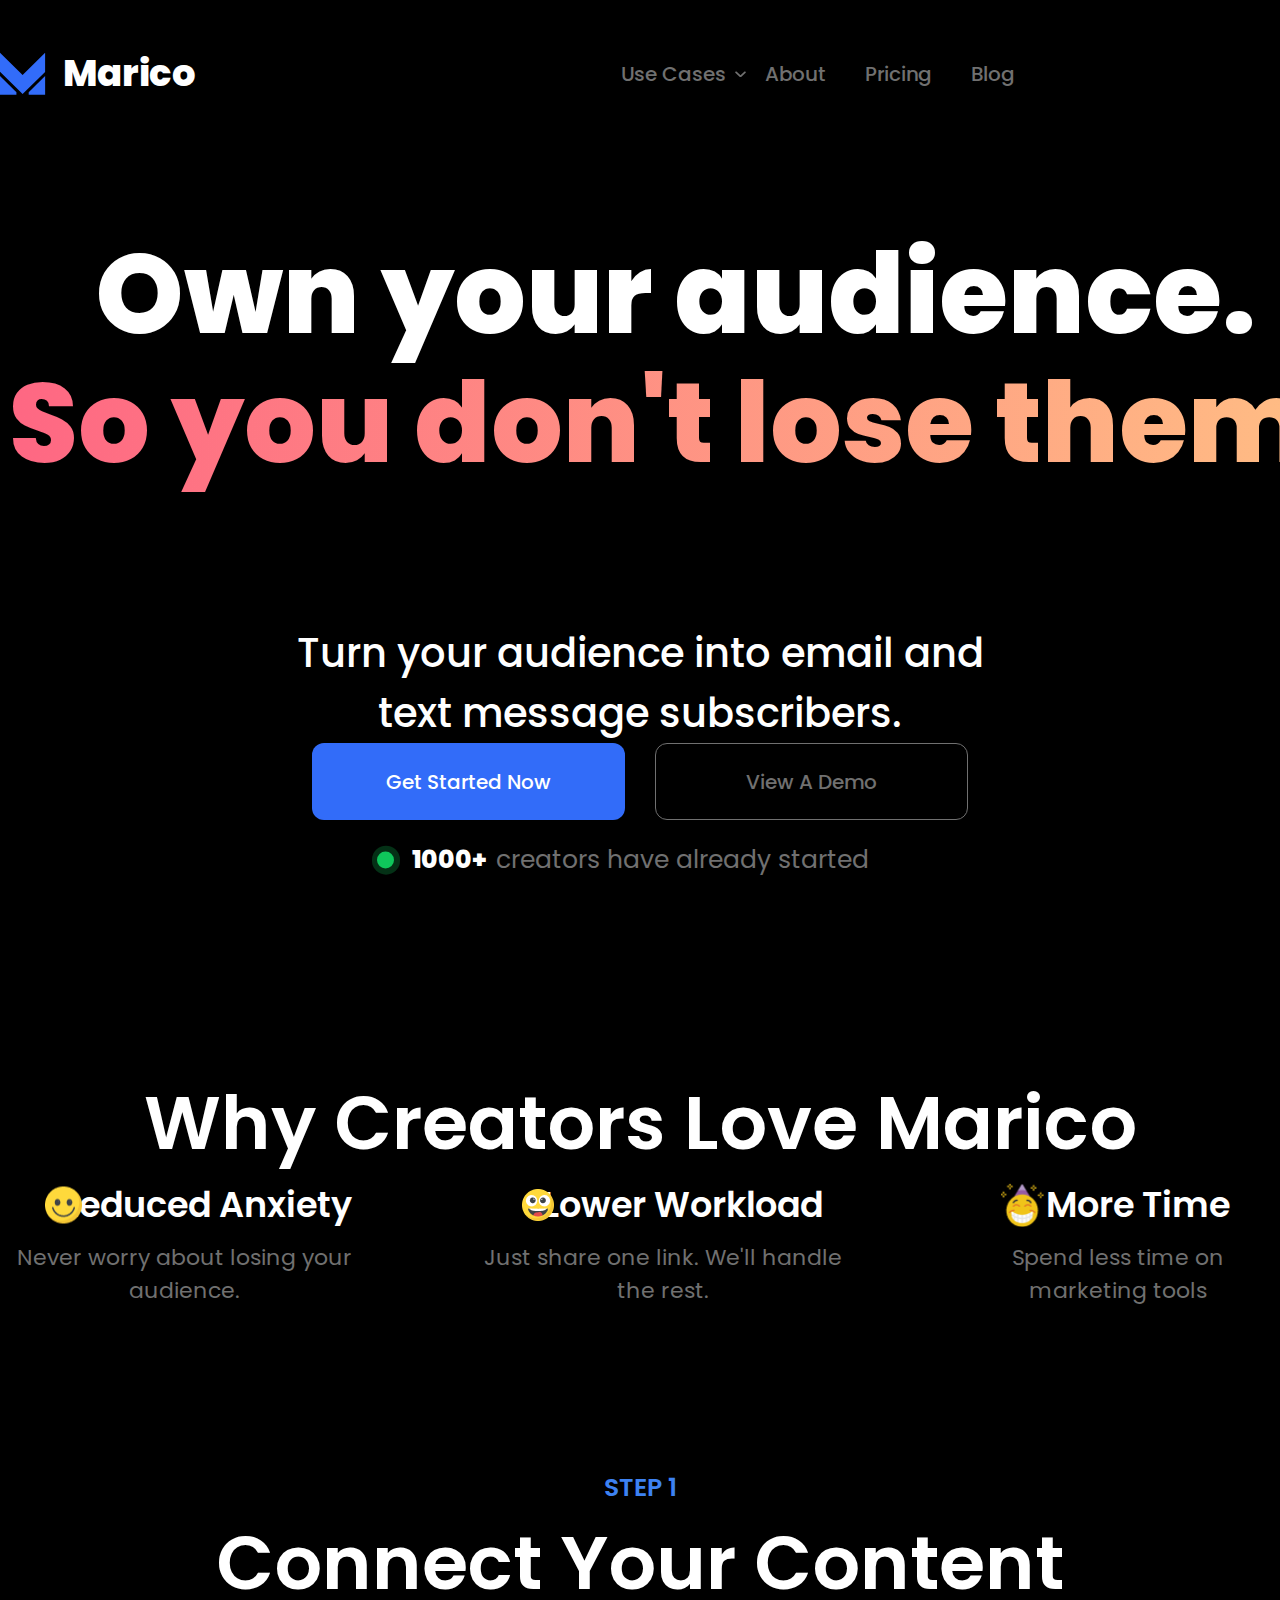
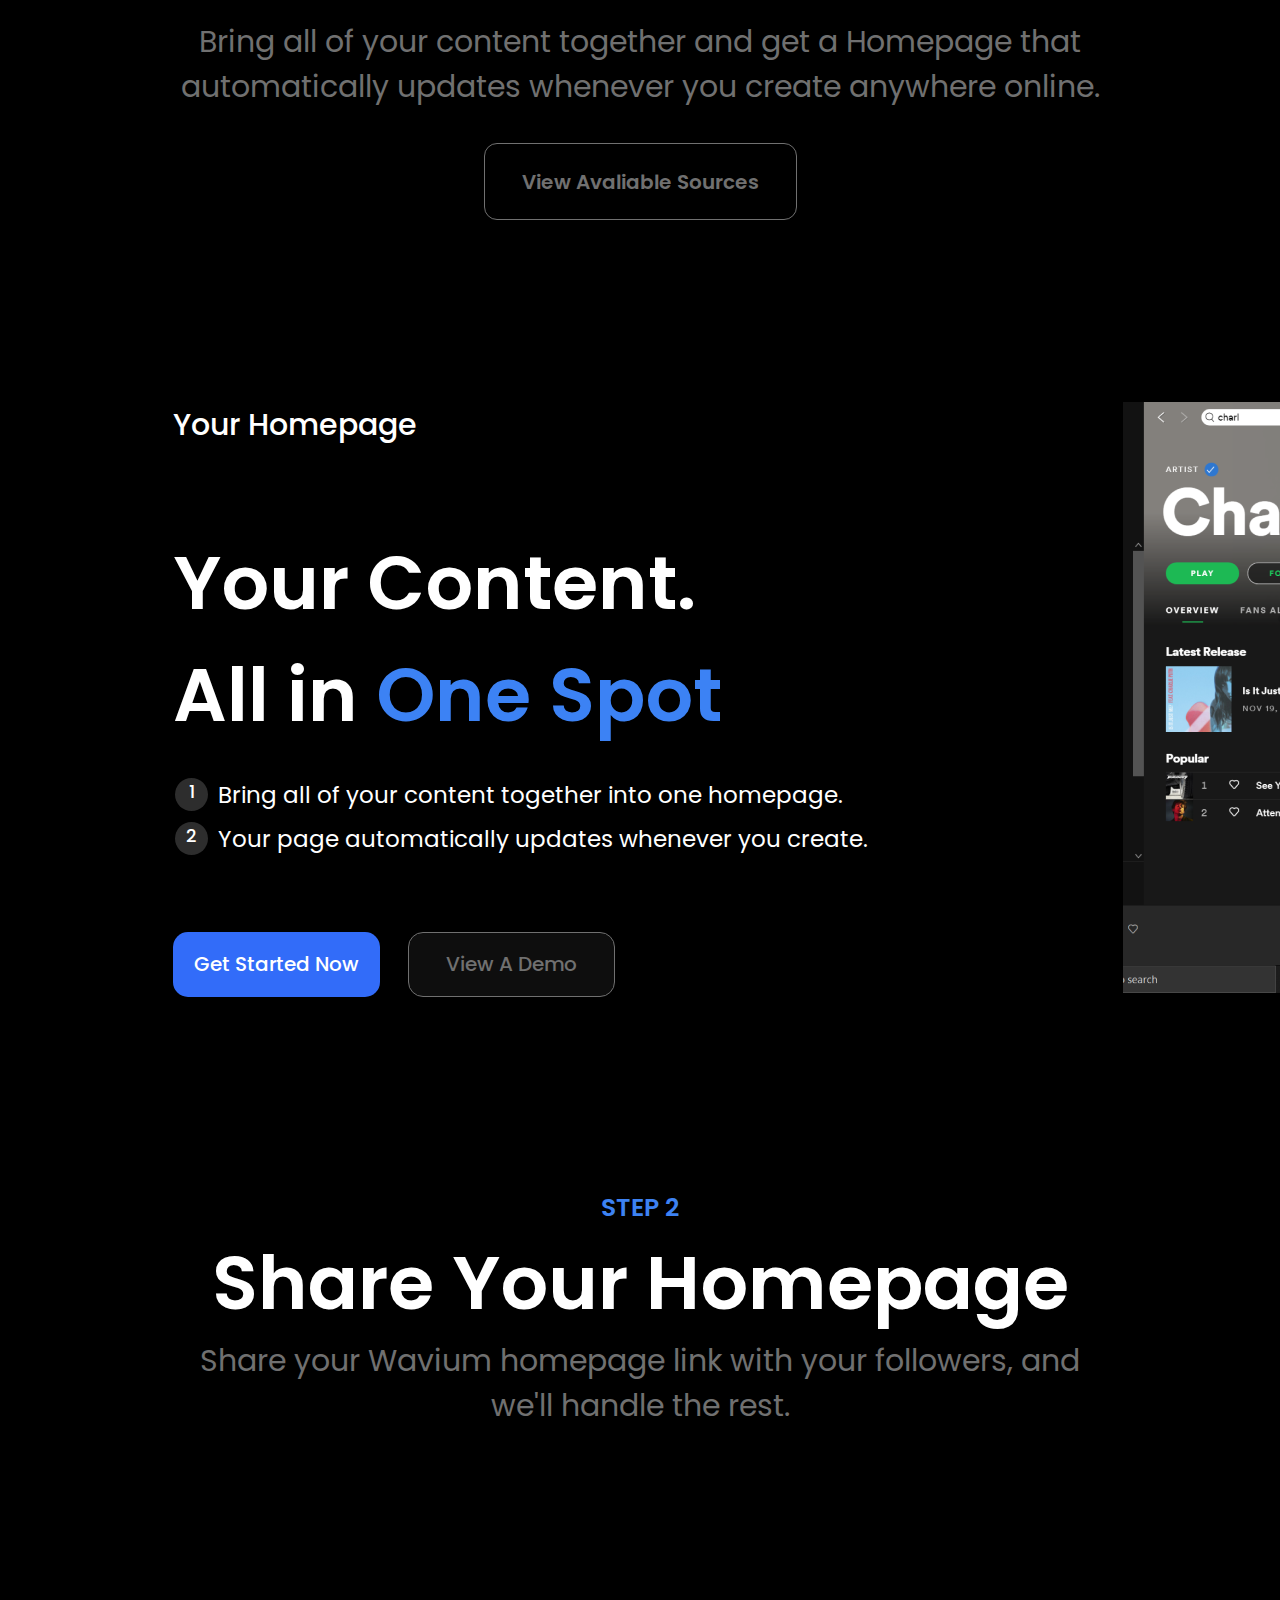
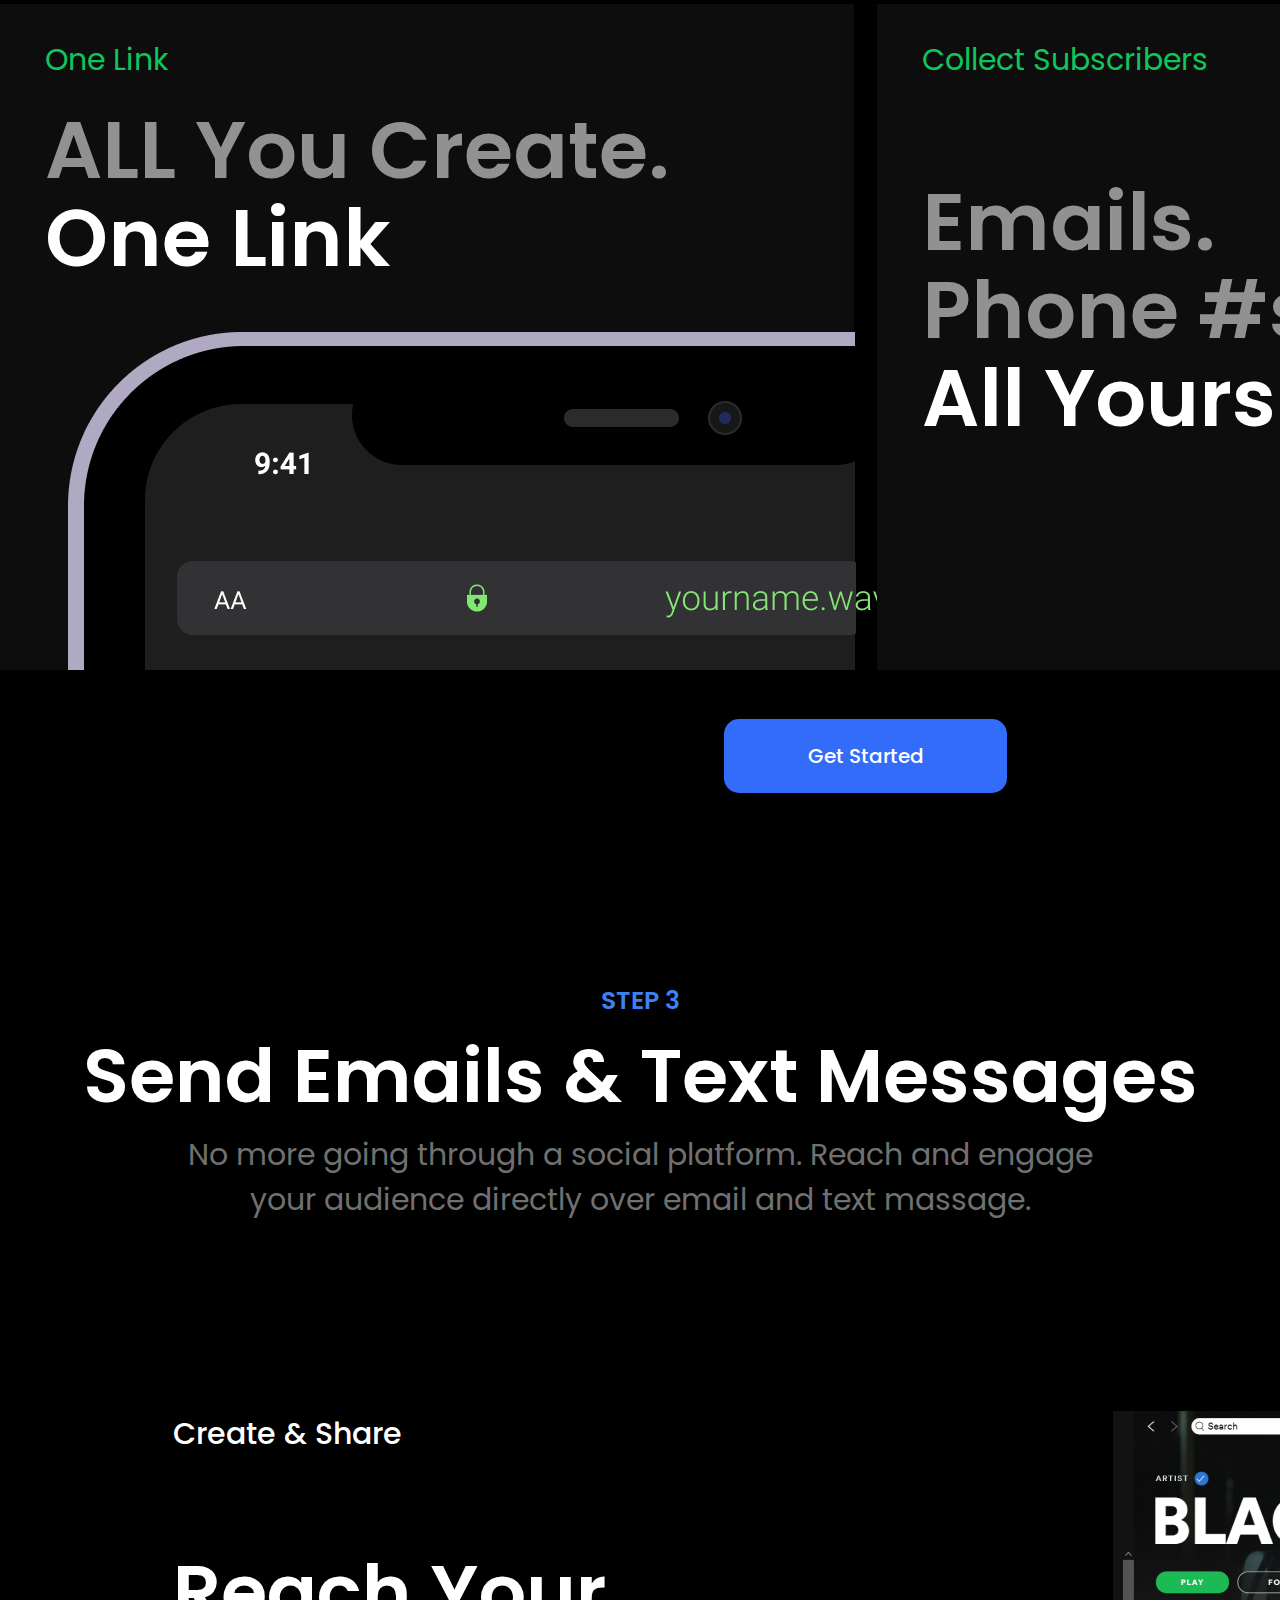
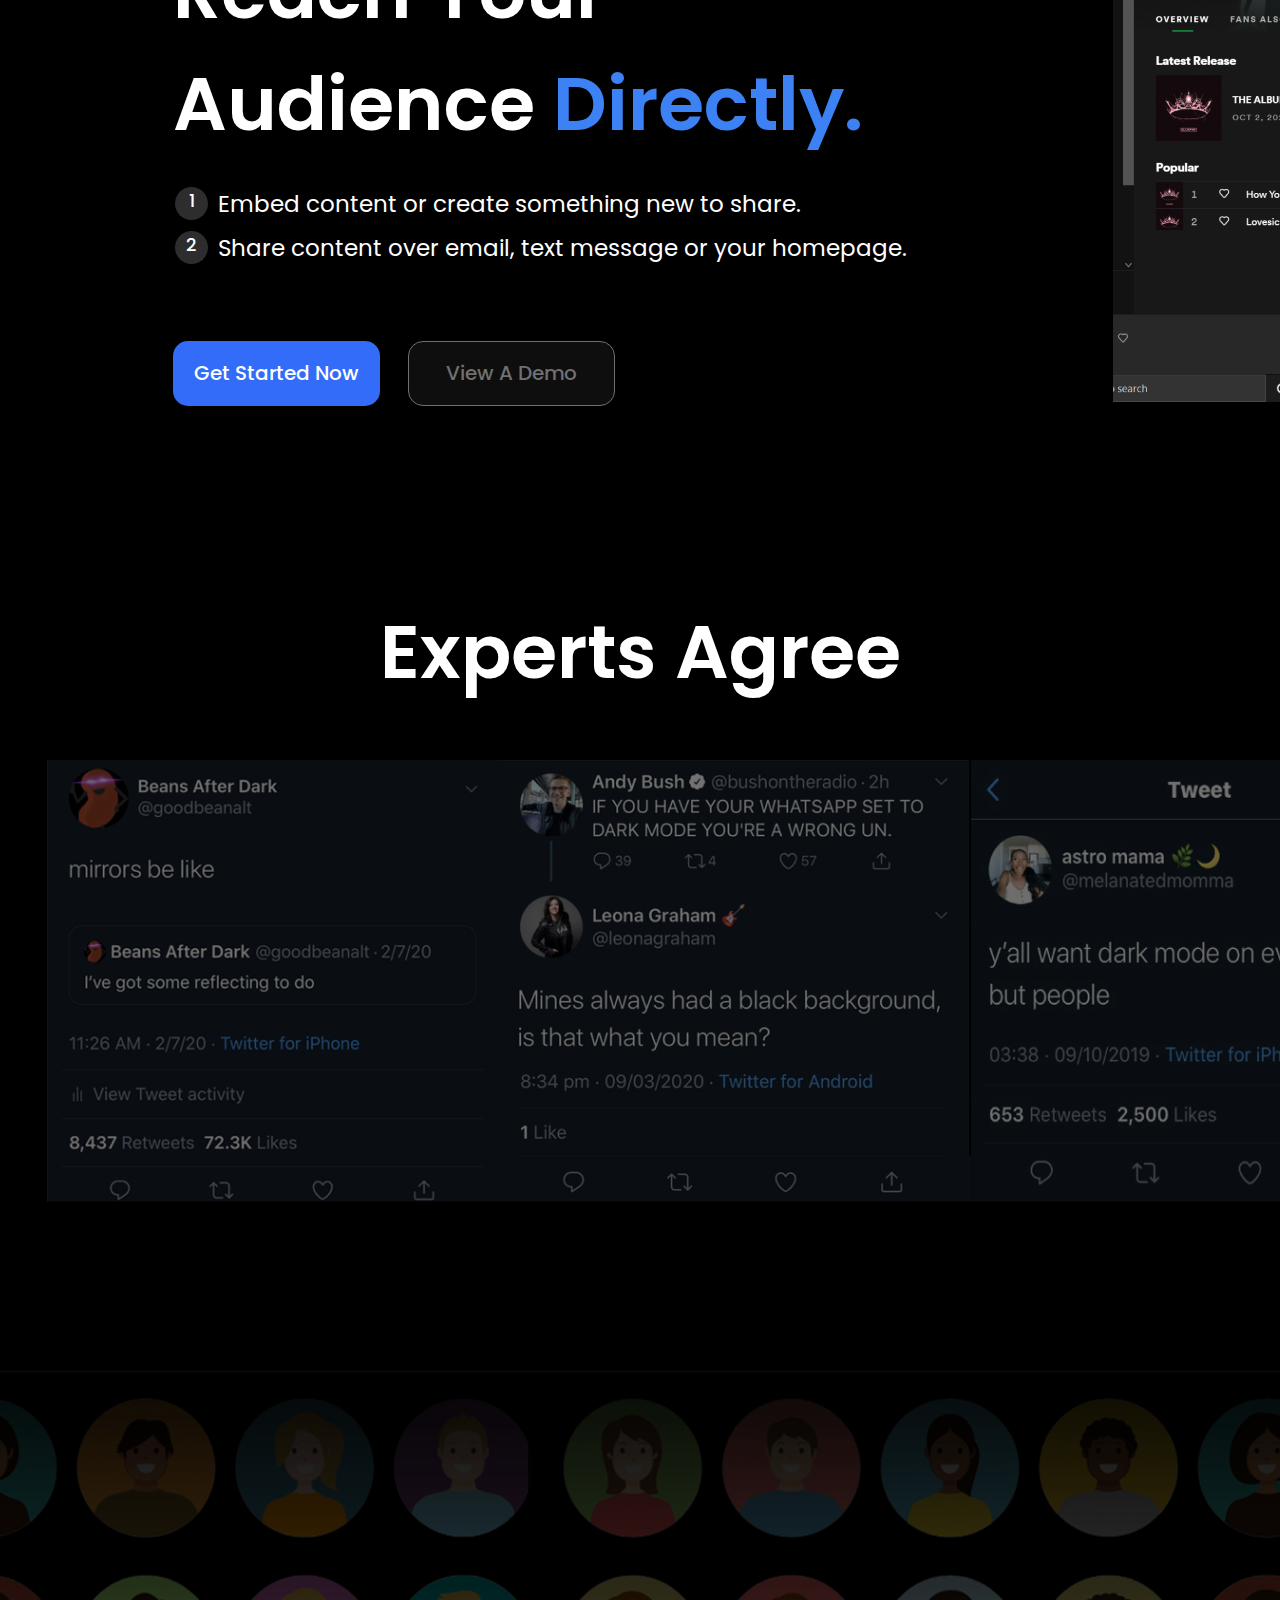
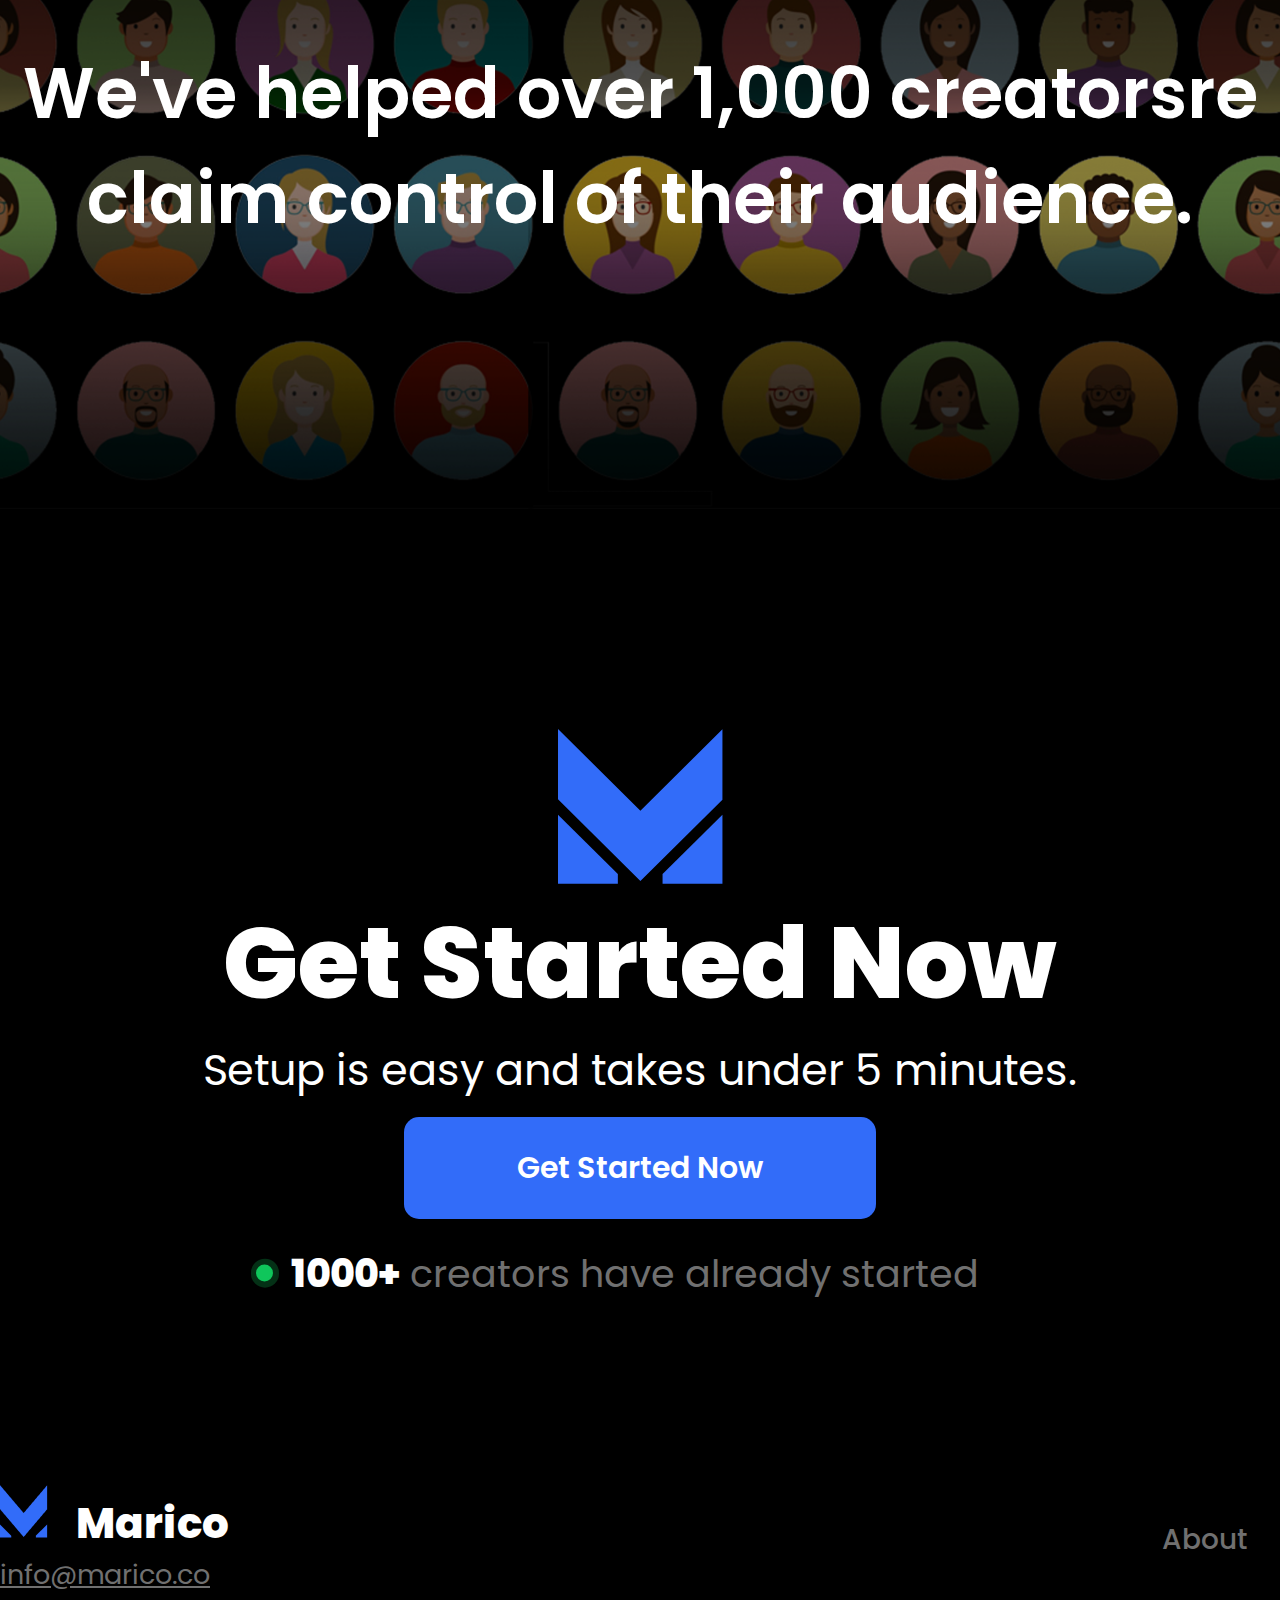
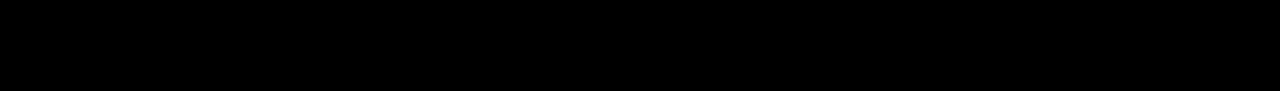
<file: index.html>
<!DOCTYPE html>
<html lang="en">
<head>
    <meta charset="UTF-8">
    <meta name="viewport" content="width=device-width, initial-scale=1.0">
    <title>Marico +</title>
    <link rel="stylesheet" href="style.css">
    <link rel="stylesheet" href="media.css">
</head>
<body>
    <header>
        <div class="header__container">
            <div class="header__main">
                <div class="header__left">
                    <img src="assets/images/logo.svg" alt="">
                    <h2>Marico</h2>
                </div>
                <div class="header__center">
                    <ul>
                        <li>
                            <ul>
                                <li>Use Cases</li>
                            </ul>
                        </li>
                        <li class="abou__us"><a href="About us/aboutUs.html">About</a></li>
                        <li>Pricing</li>
                        <li>Blog</li>
                    </ul>
                </div>
                <div class="header__right">
                    <button>Login</button>
                    <button>Sign Up</button>
                </div>
            </div>
            <div onclick="onPress()" class="header__burger">
            </div>
        </div>
        <div class="burger__menu">
            <ul>
                <li>
                    <ul>
                        <li class="use__cases">Use Cases</li>
                    </ul>
                </li>
                <li class="this__page">Homepage</li>
                <li class="about__us"><a href="About us/aboutUs.html">About</a></li>
                <li>Pricing</li>
                <li>Blog</li>
            </ul>
        </div>
    </header>
    <main>
        <section class="main__heading">
            <div class="main__heading__container">
                <div class="main__heading__main">
                    <h1>Own your audience. <br>
                        <span>So you don't lose them.</span>
                    </h1>
                </div>
            </div>
        </section>
        <section class="button">
            <div class="button__container">
                <div class="button__main">
                    <h3>Turn your audience into email and <br>
                        text message subscribers.</h3>
                    <button class="button_one">Get Started Now</button>
                    <button class="button_two">View A Demo</button>
                    <p><span>1000+</span>creators have already started</p>
                </div>
            </div>
        </section>
        <section class="creators__love">
            <div class="creators__love__container">
                <div class="creators__love__main">
                    <h2>Why Creators Love Marico</h2>
                    <div class="creators__love__bottom">
                        <div class="creators__love__card">
                            <h3>Reduced Anxiety</h3>
                            <p>Never worry about losing your audience.</p>
                        </div>
                        <div class="creators__love__card">
                            <h3>Lower Workload</h3>
                            <p>Just share one link. We'll handle the rest.</p>
                        </div>
                        <div class="creators__love__card">
                            <h3>More Time</h3>
                            <p>Spend less time on marketing tools</p>
                        </div>
                    </div>
                </div>
            </div>
        </section>
        <section class="step__1">
            <div class="step__1__container">
                <div class="step__1__main">
                    <span>STEP 1</span>
                    <h2>Connect Your Content</h2>
                    <p>Bring all of your content together and get a Homepage that <br>
                        automatically updates whenever you create anywhere online.</p>
                    <button>View Avaliable Sources</button>
                </div>
            </div>
        </section>
        <section class="your__homepage">
            <div class="your__homepage__container">
                <div class="your__homepage__main">
                    <div class="your__homepage__left">
                        <span>Your Homepage</span>
                        <h2>Your Content. <br>All in <span>One Spot</span></h2>
                        <ul>
                            <li>Bring all of your content together into one homepage.</li>
                            <li>Your page automatically updates whenever you create.</li>
                        </ul>
                        <button>Get Started Now</button>
                        <button>View A Demo</button>
                    </div>
                    <div class="your__homepage__right">
                    </div>
                </div>
            </div>
        </section>
        <section class="step__2">
            <div class="step__2__container">
                <div class="step__2__main">
                    <span>STEP 2</span>
                    <h2>Share Your Homepage</h2>
                    <p>Share your Wavium homepage link with your followers, and <br>
                        we'll handle the rest.</p>
                </div>
            </div>
        </section>
        <section class="one__link__collects">
            <div class="one__link__collects__container">
                <div class="one__link__collects__main">
                   <div class="collects__all__card">
                        <div class="collects__card">
                            <span>One Link</span>
                            <h2><span>ALL You Create.</span><br>
                                One Link
                            </h2>
                        </div>
                        <div class="collects__card">
                            <span>Collect Subscribers</span>
                            <h2><span>Emails. <br>
                                Phone #s.</span> <br>
                                All Yours.
                            </h2>
                        </div>
                   </div>
                   <button>Get Started</button>
                </div>
            </div>
        </section>
        <section class="step__3">
            <div class="step__3__container">
                <div class="step__3__main">
                    <span>STEP 3</span>
                    <h2>Send Emails & Text Messages</h2>
                    <p>No more going through a social platform. Reach and engage <br>
                        your audience directly over email and text massage.</p>
                </div>
            </div>
        </section>
        <section class="create__share">
            <div class="create__share__container">
                <div class="create__share__main">
                    <div class="create__share__left">
                        <span>Create & Share</span>
                        <h2>Reach Your <br>
                            Audience <span>Directly.</span>
                        </h2>
                        <ul>
                            <li>Embed content or create something new to share.</li>
                            <li>Share content over email, text message or your homepage.</li>
                        </ul>
                        <button>Get Started Now</button>
                        <button>View A Demo</button>
                    </div>
                    <div class="create__share__right">

                    </div>
                </div>
            </div>
        </section>
        <section class="experts__agree">
            <div class="experts__agree__container">
                <div class="experts__agree__main">
                    <h2>Experts Agree</h2>
                </div>
            </div>
            <img src="assets/images/Image2.png" alt="">
        </section>
        <section class="audience">
            <div class="audience__container">
                <div class="audience__main">
                    <h2>We've helped over 1,000 creatorsre <br>
                        claim control of their audience.</h2>
                </div>
            </div>
        </section>
        <section class="get__start">
            <div class="get__start__container">
                <div class="get__start__main">
                    <img src="assets/images/Logo2.svg" alt="">
                    <h2>Get Started Now</h2>
                    <span>Setup is easy and takes under 5 minutes.</span> <br>
                    <button>Get Started Now</button>
                    <p><span>1000+</span>creators have already started</p>
                </div>
            </div>
        </section>
    </main>
    <footer>
        <div class="footer__container">
            <div class="footer__main">
                <div class="footer__left">
                    <img src="assets/images/Logo3.png" alt="">
                    <span>Marico</span>
                    <p><a href="mailto:info@marico.co">info@marico.co</a></p>
                </div>
                <div class="footer__right">
                    <ul>
                        <li class="about__us"><a href="About us/aboutUs.html">About</a></li>
                        <li>Pricing</li>
                        <li>Blog</li>
                        <li>Sign in</li>
                    </ul>
                </div>
            </div>
        </div>
    </footer>
    <script src="script.js"></script>
</body>
</html>
</file>
<file: style.css>
@import url('assets/fonts/fonts.css');

:root {
    --font-family: "Poppins", sans-serif;
    --second-family: "Roboto", sans-serif;
  }

* {
    margin: 0;
    padding: 0;
    box-sizing: border-box;
    list-style: none;
}

body {
    background: black;
    color: white;
}

.header__container {
    width: 1640px;
    margin: 0 auto;
}

.header__main {
    display: flex;
    justify-content: space-between;
    align-items: center;
    margin-top: 46px;
}

.header__left {
    display: flex;
    align-items: center;
    column-gap: 16.88px;
}

.header__left h2 {
    font-family: var(--font-family);
    font-weight: 800;
    font-size: 37px;
    line-height: 151%;
    color: #fff;
}

.header__center ul, .header__center li a {
    display: flex;
    column-gap: 39px;
    font-family: var(--font-family);
    font-weight: 500;
    font-size: 20px;
    line-height: 150%;
    color: #707070;
    text-decoration: none;
}

.header__center ul li ul li {
   position: relative;
}

.header__center ul li ul li::after {
    content: '';
    display: block;
    width: 11px;
    height: 6px;
    background: url(assets/images/Down_arrow.svg);
    position: absolute;
    right: -20px;
    top: 50%;
    transform: translateY(-50%);
}

.header__right button:first-child {
    font-family: var(--font-family);
    font-weight: 500;
    font-size: 20px;
    line-height: 150%;
    color: #707070;
    border: none;
    background: none;
    margin-right: 24px;
}

.header__right button:last-child {
    width: 119px;
    height: 55px;
    background: #306EF7;
    border: none;
    border-radius: 7px;
    font-family: var(--font-family);
    font-weight: 500;
    font-size: 20px;
    line-height: 150%;
    color: #fff;
}

.main__heading__container {
    width: 1350px;
    margin: 0 auto;
}

.main__heading__main {
    margin: 128px 0 136px 0;
}

.main__heading__main h1 {
    text-align: center;
    font-family: var(--font-family);
    font-weight: 700;
    font-size: 112px;
    line-height: 115%;
    color: #fff;
}

.main__heading__main h1 span {
    background-image: linear-gradient(90deg, #fe6783 0%, #ffbf84 100%);
    background-clip: text;
    /* -webkit-background-clip: text; */
    color: transparent;
}

.button__container {
    margin: 0 auto;
}

.button__main {
    text-align: center;
}

.button__main h3 {
    font-family: var(--font-family);
    font-weight: 500;
    font-size: 40px;
    line-height: 150%;
    text-align: center;
    color: #fff;
}

.button__main .button_one {
    width: 313px;
    height: 77px;
    font-family: var(--font-family);
    font-weight: 500;
    font-size: 20px;
    line-height: 150%;
    color: #fff;
    background: #326CF9;
    border-radius: 12px;
    border: none;
    margin-right: 13px;
}
.button__main .button_two{
    width: 313px;
    height: 77px;
    font-family: var(--font-family);
    font-weight: 500;
    font-size: 20px;
    line-height: 150%;
    color: #707070;
    background: none;
    border-radius: 12px;
    border: 1px solid #707070;
    margin-left: 13px;
}

.button__main p {
    font-family: var(--font-family);
    font-weight: 400;
    font-size: 25px;
    text-align: center;
    color: #707070;
    margin-top: 21px;
}

.button__main p span {
    font-family: var(--font-family);
    font-weight: 700;
    font-size: 25px;
    line-height: 152%;
    color: #fff;
    margin-right: 9px;
    position: relative;
}

.button__main p span::before {
    content: "";
    display: block;
    width: 28.6px;
    height: 28.6px;
    position: absolute;
    background: #0fc65b3f;
    left: -40px;
    border-radius: 50%;
    top: 50%;
    transform: translateY(-50%);
}

.button__main p span::after {
    content: "";
    display: block;
    width: 17.1px;
    height: 17.1px;
    position: absolute;
    background: #0fc65b;
    left: -35px;
    border-radius: 50%;
    top: 50%;
    transform: translateY(-50%);
}

.creators__love__main {
    margin: 188px 0 162px 0;
    text-align: center;
}

.creators__love__main h2 {
    font-family: var(--font-family);
    font-weight: 600;
    font-size: 75px;
    line-height: 149%;
    color: #fff;
}

.creators__love__bottom {
    display: flex;
    justify-content: center;
    column-gap: 107px;
}

.creators__love__card h3{
    font-family: var(--font-family);
    font-weight: 600;
    font-size: 35px;
    line-height: 149%;
    color: #fff;
    position: relative;
    left: 20px;
}

.creators__love__card p {
    font-family: var(--font-family);
    font-weight: 400;
    font-size: 22px;
    line-height: 150%;
    color: #707070;
    margin-top: 10px;
}

.creators__love__card:first-child h3::before {
    content: '';
    display: block;
    width: 37px;
    height: 37px;
    position: absolute;
    background: url(assets/images/Smile_emoji.png)center/cover no-repeat;
    left: 25px;
    top: 50%;
    transform: translateY(-50%);
}
.creators__love__card:nth-child(2) h3::before {
    content: '';
    display: block;
    width: 32px;
    height: 32px;
    position: absolute;
    background: url(assets/images/Happy_emoji.png)center/cover no-repeat;
    left: 25px;
    top: 50%;
    transform: translateY(-50%);
}
.creators__love__card:last-child h3::before {
    content: '';
    display: block;
    width: 43.21px;
    height: 42.29px;
    position: absolute;
    background: url(assets/images/Party_emoji.png)center/cover no-repeat;
    left: 25px;
    top: 50%;
    transform: translateY(-50%);
}

.step__1__container {
    width: 930px;
    margin: 0 auto;
}

.step__1__main {
    text-align: center;
}

.step__1__main span {
    font-family: var(--font-family);
    font-weight: 600;
    font-size: 25px;
    line-height: 152%;
    color: #3d82f2;
}

.step__1__main h2 {
    font-family: var(--font-family);
    font-weight: 600;
    font-size: 75px;
    line-height: 149%;
    text-align: center;
    color: #fff;
}

.step__1__main p {
    font-family: var(--font-family);
    font-weight: 400;
    font-size: 30px;
    line-height: 150%;
    text-align: center;
    color: #707070;
}

.step__1__main button {
    width: 313px;
    height: 77px;
    border: 1px solid #707070;
    border-radius: 13px;
    background: none;
    font-family: var(--font-family);
    font-weight: 600;
    font-size: 20px;
    line-height: 150%;
    color: #707070;
    margin-top: 34px;
}

.your__homepage {
    padding-top: 182px;
}

.your__homepage__container {
    width: 1735px;
}

.your__homepage__main {
    display: flex;
}

.your__homepage__left {
    margin-left: 173px;
}

.your__homepage__left span {
    font-family: var(--font-family);
    font-weight: 500;
    font-size: 30px;
    line-height: 150%;
    color: #fff;
}

.your__homepage__left h2 {
    font-family: var(--font-family);
    font-weight: 600;
    font-size: 75px;
    line-height: 149%;
    color: #fff;
    margin: 80px 0 27px 0;
}

.your__homepage__left h2 span {
    font-family: var(--font-family);
    font-weight: 600;
    font-size: 75px;
    line-height: 149%;
    text-align: right;
    color: #3c82f4;
}

.your__homepage__left li {
    font-family: var(--font-family);
    font-weight: 400;
    font-size: 23px;
    line-height: 148%;
    color: #fff;
    margin-bottom: 10px;
    position: relative;
    left: 45px;
}

.your__homepage__left li:first-child:before {
    content: '1';
    display: block;
    position: absolute;
    width: 33px;
    height: 33px;
    left: -43px;
    background: #2d2d2d;
    border-radius: 50%;
    text-align: center;
    font-family: var(--font-family);
    font-weight: 500;
    font-size: 18px;
    line-height: 150%;
    color: #fff;
}

.your__homepage__left li:last-child:before {
    content: '2';
    display: block;
    position: absolute;
    width: 33px;
    height: 33px;
    left: -43px;
    background: #2d2d2d;
    border-radius: 50%;
    text-align: center;
    font-family: var(--font-family);
    font-weight: 500;
    font-size: 18px;
    line-height: 150%;
    color: #fff;
}

.your__homepage__left button {
    width: 207px;
    height: 65px;
    border-radius: 15px;
    background: #326CF9;
    border: none;
    margin: 66px 24px 0 0;
    font-family: var(--font-family);
    font-weight: 500;
    font-size: 20px;
    line-height: 150%;
    color: #fff;
}

.your__homepage__left button:last-child {
    border: 1px solid #707070;
    font-family: var(--font-family);
    font-weight: 500;
    font-size: 20px;
    line-height: 150%;
    color: #707070;
    background: #0E0E0E;
}

.your__homepage__right {
    width: 820px;
    height: 591px;
    position: relative;
}

.your__homepage__right::before {
    content: '';
    display: block;
    width: 309px;
    height: 276px;
    position: absolute;
    background: #8B8B8B;
    right: -110px;
    top: 439px;
}

.your__homepage__right::after {
    content: '';
    display: block;
    width: 820px;
    height: 591px;
    position: absolute;
    background: url(assets/images/Image-4.png);
    right: -300px;
    box-shadow: 0 10px 300px black;
}

.step__2 {
    padding: 192px 0 176px 0;
}

.step__2__main {
    text-align: center;
}

.step__2__main span {
    font-family: var(--font-family);
    font-weight: 600;
    font-size: 25px;
    line-height: 152%;
    color: #3d82f2;
}

.step__2__main h2 {
    font-family: var(--font-family);
    font-weight: 600;
    font-size: 75px;
    line-height: 149%;
    color: #fff;
}

.step__2__main p {
    font-family: var(--font-family);
    font-weight: 400;
    font-size: 30px;
    line-height: 150%;
    text-align: center;
    color: #707070;
}

.one__link__collects__container {
    width: 1731px;
    margin: 0 auto;
    padding-bottom: 189px;
}

.one__link__collects__main {
    text-align: center;
}

.collects__all__card {
    display: flex;
    justify-content: space-between;
}

.collects__card {
    width: 854px;
    height: 666px;
    background: #0d0d0d;
    padding: 33px 0 0 45px;
    text-align: left;
    position: relative;
}

.collects__card span {
    font-family: var(--font-family);
    font-weight: 400;
    font-size: 30px;
    line-height: 150%;
    color: #0fc65c;
}

.collects__card h2 {
    font-family: var(--font-family);
    font-weight: 600;
    font-size: 80px;
    line-height: 110%;
    color: #fff;
}

.collects__card:first-child h2 {
    margin-top: 24px;
}

.collects__card:first-child::before {
    content: '';
    display: block;
    width: 926px;
    height: 338px;
    position: absolute;
    background: url(assets/images/Mobile.png);
    right: -140px;
    bottom: 0;
}

.collects__card:last-child h2 {
    margin-top: 96px;
}

.collects__card h2 span {
    font-family: var(--font-family);
    font-weight: 600;
    font-size: 80px;
    line-height: 110%;
    color: #919191;
}

.one__link__collects__main button {
    width: 283px;
    height: 74px;
    background: #326CF9;
    border-radius: 15px;
    border: none;
    font-family: var(--font-family);
    font-weight: 500;
    font-size: 20px;
    line-height: 150%;
    color: #fff;
    margin-top: 49px;
}

.step__3 {
    padding-bottom: 189px;
}

.step__3__main {
    text-align: center;
}

.step__3__main span {
    font-family: var(--font-family);
    font-weight: 600;
    font-size: 25px;
    line-height: 152%;
    color: #3d82f2;
}

.step__3__main h2 {
    font-family: var(--font-family);
    font-weight: 600;
    font-size: 75px;
    line-height: 149%;
    color: #fff;
}

.step__3__main p {
    font-family: var(--font-family);
    font-weight: 400;
    font-size: 30px;
    line-height: 150%;
    text-align: center;
    color: #707070;
}

.create__share {
    padding-bottom: 190px;
}

.create__share__container {
    width: 1735px;
}

.create__share__main {
    display: flex;
}

.create__share__left {
    margin-left: 173px;
}

.create__share__left span {
    font-family: var(--font-family);
    font-weight: 500;
    font-size: 30px;
    line-height: 150%;
    color: #fff;
}

.create__share__left h2 {
    font-family: var(--font-family);
    font-weight: 600;
    font-size: 75px;
    line-height: 149%;
    color: #fff;
    margin: 80px 0 27px 0;
}

.create__share__left h2 span {
    font-family: var(--font-family);
    font-weight: 600;
    font-size: 75px;
    line-height: 149%;
    text-align: right;
    color: #3c82f4;
}

.create__share__left li {
    font-family: var(--font-family);
    font-weight: 400;
    font-size: 23px;
    line-height: 148%;
    color: #fff;
    margin-bottom: 10px;
    position: relative;
    left: 45px;
}

.create__share__left li:first-child:before {
    content: '1';
    display: block;
    position: absolute;
    width: 33px;
    height: 33px;
    left: -43px;
    background: #2d2d2d;
    border-radius: 50%;
    text-align: center;
    font-family: var(--font-family);
    font-weight: 500;
    font-size: 18px;
    line-height: 150%;
    color: #fff;
}

.create__share__left li:last-child:before {
    content: '2';
    display: block;
    position: absolute;
    width: 33px;
    height: 33px;
    left: -43px;
    background: #2d2d2d;
    border-radius: 50%;
    text-align: center;
    font-family: var(--font-family);
    font-weight: 500;
    font-size: 18px;
    line-height: 150%;
    color: #fff;
}

.create__share__left button {
    width: 207px;
    height: 65px;
    border-radius: 15px;
    background: #326CF9;
    border: none;
    margin: 66px 24px 0 0;
    font-family: var(--font-family);
    font-weight: 500;
    font-size: 20px;
    line-height: 150%;
    color: #fff;
}

.create__share__left button:last-child {
    border: 1px solid #707070;
    font-family: var(--font-family);
    font-weight: 500;
    font-size: 20px;
    line-height: 150%;
    color: #707070;
    background: #0E0E0E;
}

.create__share__right {
    width: 820px;
    height: 591px;
    position: relative;
}

.create__share__right::before {
    content: '';
    display: block;
    width: 309px;
    height: 211px;
    background: #8B8B8B;
    position: absolute;
    right: -150px;
    top: 469px;
}

.create__share__right::after {
    content: '';
    display: block;
    width: 820px;
    height: 591px;
    background: url(assets/images/Image.png);
    position: absolute;
    right: -250px;
}

.experts__agree {
    padding-bottom: 188.5px;
}

.experts__agree img {
    position: relative;
    left: 47px;
    top: 52px;
    opacity: 45%;
}

.experts__agree__main h2 {
    text-align: center;
    font-family: var(--font-family);
    font-weight: 600;
    font-size: 75px;
    line-height: 149%;
    color: #fff;
}

.audience {
    background: url(assets/images/Image-5.png)center/cover no-repeat;
    height: 799px;
}

.audience__main {
    text-align: center;
    padding-top: 299px;
}

.audience__main h2 {
    font-family: var(--font-family);
    font-weight: 600;
    font-size: 70px;
    line-height: 150%;
    text-align: center;
    color: #fff;
}

.get__start {
    padding: 188px 0 183.16px 0;
}

.get__start__main {
    text-align: center;
}

.get__start__main h2 {
    font-family: var(--font-family);
    font-weight: 700;
    font-size: 100px;
    line-height: 150%;
    color: #fff;
}

.get__start__main span {
    font-family: var(--font-family);
    font-weight: 400;
    font-size: 43px;
    line-height: 149%;
    color: #fff;
}

.get__start__main button{
    width: 472px;
    height: 102px;
    background: #326CF9;
    border: none;
    border-radius: 15px;
    font-family: var(--font-family);
    font-weight: 600;
    font-size: 30px;
    line-height: 150%;
    color: #fff;
    margin: 14.75px 0 26px 0;
}

.get__start__main p {
    font-family: var(--font-family);
    font-weight: 400;
    font-size: 38px;
    text-align: center;
    color: #707070;
}

.get__start__main p span {
    font-family: var(--font-family);
    font-weight: 700;
    font-size: 38px;
    line-height: 150%;
    color: #fff;
    position: relative;
    right: 11px;
}

.get__start__main p span::before {
    content: "";
    display: block;
    width: 28.6px;
    height: 28.6px;
    position: absolute;
    background: #0fc65b3f;
    left: -40px;
    border-radius: 50%;
    top: 50%;
    transform: translateY(-50%);
}

.get__start__main p span::after {
    content: "";
    display: block;
    width: 17.1px;
    height: 17.1px;
    position: absolute;
    background: #0fc65b;
    left: -35px;
    border-radius: 50%;
    top: 50%;
    transform: translateY(-50%);
}

.footer__container {
    width: 1641px;
    margin: 0 auto;
    padding-bottom: 96px;
}

.footer__main {
    display: flex;
    justify-content: space-between;
    align-items: center;
}

.footer__left span {
    font-family: var(--font-family);
    font-weight: 800;
    font-size: 42px;
    line-height: 150%;
    color: #fff;
    margin-left: 23.82px;
}

.footer__left p a {
    font-family: var(--font-family);
    font-weight: 400;
    font-size: 27px;
    line-height: 148%;
    color: #707070;
}

.footer__right ul {
    display: flex;
    font-family: var(--font-family);
    font-weight: 500;
    font-size: 28px;
    line-height: 150%;
    color: #707070;
    column-gap: 46px;
}

.burger__menu {
    display: none;
}

.about__us a {
    text-decoration: none;
    color:  inherit;
}

.this__page {
    text-decoration: 5px underline white;
}
</file>
<file: media.css>
@media (max-width: 1024px) {
    .header__container,
    .main__heading__container,
    .your__homepage__container,
    .one__link__collects__container,
    .create__share__container,
    .experts__agree img,
    .footer__container {
      width: 90%;
    }
  
    .header__center ul {
      column-gap: 20px;
      font-size: 18px;
    }
  
    .main__heading__main h1 {
      font-size: 80px;
    }
  
    .creators__love__bottom {
      flex-direction: column;
      align-items: center;
    }

    .collects__all__card {
        flex-direction: column;
    }
    
    .collects__card {
        margin-bottom: 20px;
    }

    .collects__card:first-child {
        overflow: hidden;
    }
  
    .your__homepage__main,
    .create__share__main {
      flex-direction: column;
      align-items: center;
    }
  
    .your__homepage__right,
    .create__share__right {
      margin-top: 50px;
    }

    .your__homepage__right::after,
    .create__share__right::after {
        left: 0%;
    }

    .your__homepage__right::before,
    .create__share__right::before {
        left: 50%;
    }
  }

  
  
 @media (max-width: 768px) {
    header {
        width: 100%;
        position: fixed;
        top: 0;
        display: flex;
        background: black;
        z-index: 100;
    }
    .header__container {
        position: relative;
        padding: 0;
        align-items: center;
    }
  .header__main {
    align-items: center;
    margin-top: 0;
    padding: 20px;
  }

  .header__center {
    display: none;
  }

  .header__right {
    margin-right: 75px;
  }

  .header__burger {
    width: 40px;
    height: 5px;
    background: white;
    display: block;
    position: absolute;
    right: 0;
    top: 45px;
    transition: 0.7s;
  }

  .header__burger::after {
    content: '';
    width: 40px;
    height: 5px;
    background: white;
    display: block;
    position: absolute;
    right: 0;
    top: -15px;
    transition: 0.7s;
  }

  .header__burger::before {
    content: '';
    width: 40px;
    height: 5px;
    background: white;
    display: block;
    position: absolute;
    right: 0;
    top: 15px;
    transition: 0.7s;
  }

  .header__burger.active {
    background: none;
  }

  .header__burger.active::before {
    top: 0;
    transform: rotate(45deg);
  }
  .header__burger.active::after {
    top: 0;
    transform: rotate(-45deg);
  }

  .burger__menu {
    display: block;
    background: black;
    width: 70%;
    height: 100vh;
    position: absolute;
    top: 95px;
    right: -100%;
    text-align: center;
    box-shadow: -10px 100px 100px rgba(255, 255, 255, 0.266);
    z-index: -100;
    transition: 0.7s;
  }

  .burger__menu.active {
    right: 0;
  }

  .burger__menu ul {
    display: flex;
    flex-direction: column;
    column-gap: 39px;
    font-family: var(--font-family);
    font-weight: 500;
    font-size: 50px;
    line-height: 150%;
    color: #ffffff;
    margin-top: 40%;
}

.burger__menu ul li ul li {
   position: relative;
}

.burger__menu li:hover {
    text-decoration: 5px  underline white;
}

  .main__heading__main h1 {
    font-size: 40px;
  }

  .creators__love__main h2,
  .step__1__main h2,
  .your__homepage__left h2,
  .step__2__main h2,
  .step__3__main h2,
  .create__share__left h2 {
    font-size: 40px;
    text-align: center;
  }

  .your__homepage__left {
    margin-left: 5%;
  }

  .step__1__container {
    max-width: 90%;
  }

  .step__1__main {
    width: 100%;
  }

  .collects__all__card {
    flex-direction: column;
  }

  .collects__card {
    width: 100%;
    margin-bottom: 20px;
  }

  .collects__card:first-child::before {
    width: 70%;
    left: 0;
  }

  .create__share__left {
    margin-left: 20px;
  }

  .experts__agree img {
    width: 90%;
  }

  .get__start__main h2 {
    font-size: 50px;
  }

  .get__start__main p {
    margin-left: 20px;
  }

  .footer__main {
    flex-direction: column;
    align-items: center;
  }

  .footer__right {
    margin-top: 20px;
  }
}
</file>
